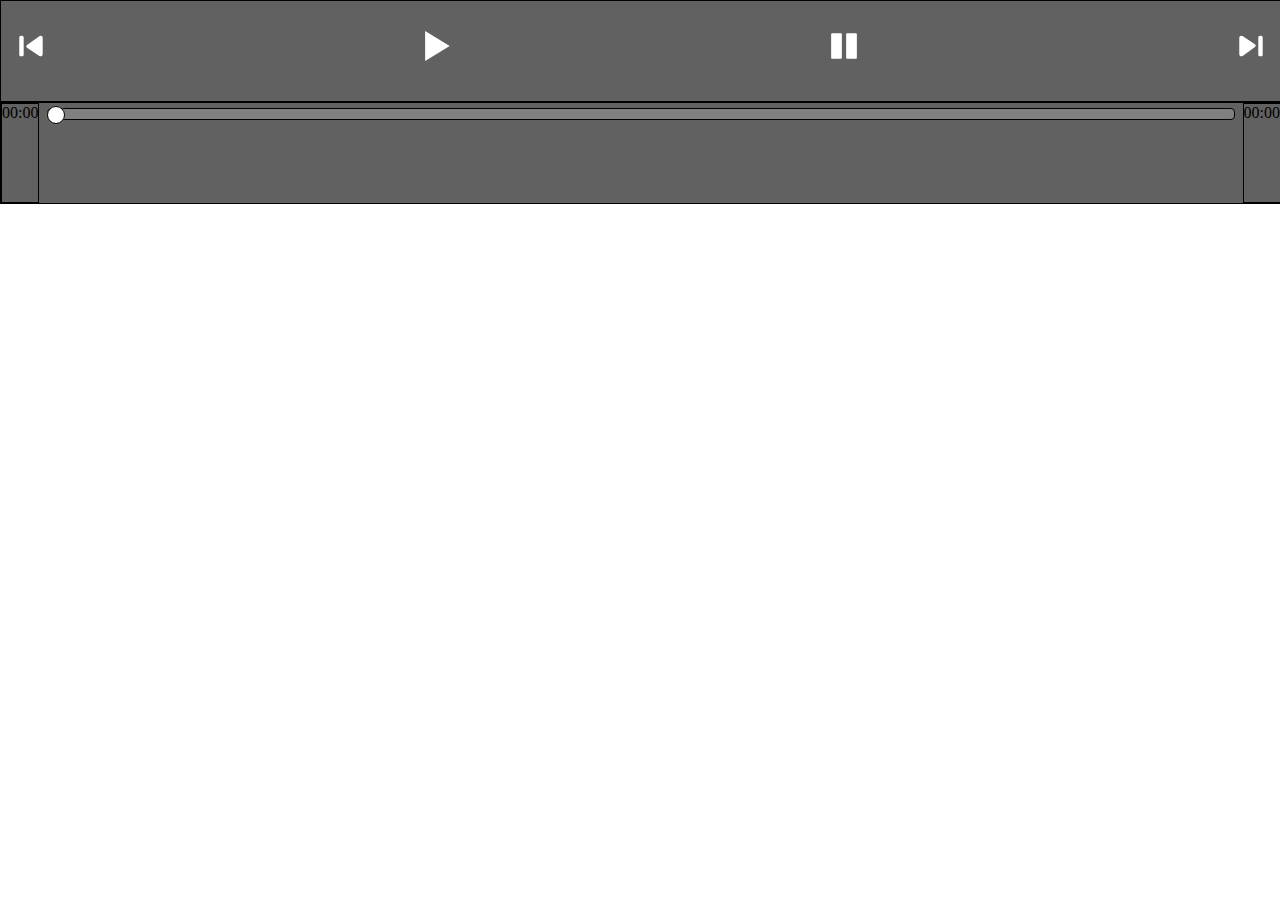
<file: case-project/page/delete-play.html>
<!DOCTYPE html>
<html lang="en">
<head>
    <meta charset="UTF-8">
    <title>Title</title>
    <link href="../css/common.css" rel="stylesheet">
    <link href="../css/play-container.css" rel="stylesheet">

</head>
<body>
  <!--<audio controls></audio>-->
  <!--<audio controls="controls" id="player" autoplay="autoplay"></audio>-->
  <div class="container-top border">
      <div id="pre" class="bgimg-center" style="background-image: url(../img/play/pre.svg)"></div>
      <div id="play" class="bgimg-center" style="background-image: url(../img/play/play.svg)"></div>
      <div id="pause" class="bgimg-center" style="background-image: url(../img/play/pause.svg)"></div>
      <div id="next" class="bgimg-center" style="background-image: url(../img/play/next.svg)"></div>

  </div>
  <div class="container-bottom border">
      <div id="current_time" class="border">00:00</div>
      <div id="time-line" class="border">
          <div id="point" class="border"></div>
      </div>
      <div id="duration" class="border">00:00</div>
  </div>
</body>
<script src="../js/frame/jquery.js"></script>
<script src="http://y.gtimg.cn/music/h5/player/player.js?max_age=2592000"></script>
<script>
    $(function(){
        let task;
        //初始化播放组件
        let player = new QMplayer({ target: "auto" });
        $("#play").click(function(){
            player.play("003v4UL61IYlTY");
            // console.log("+++")
        });
        $("#pause").click(function(){
            player.pause();
        })
        $("#next").click(function(){
            player.play("000qeAhg2Lj8sH");
            // console.log("+++")

        });
        player.on("play", function () {

            task = setInterval(function(){
                let currentTime = Math.floor(player.currentTime/60)+":"+Math.ceil(player.currentTime%60);
                let duration = Math.floor(player.duration/60)+":"+Math.floor(player.duration%60);
                $("#current_time").html(currentTime);
                $("#duration").html(duration);

                let time_line_width = $("#time-line").width();
                $("#point").css('left' ,  player.currentTime/player.duration * time_line_width - 4+"px" );

            } , 500);

            // console.log(player.data);
        });
        player.on("pause" , function() {
            clearInterval(task);
        });

    })
</script>
</html>
</file>
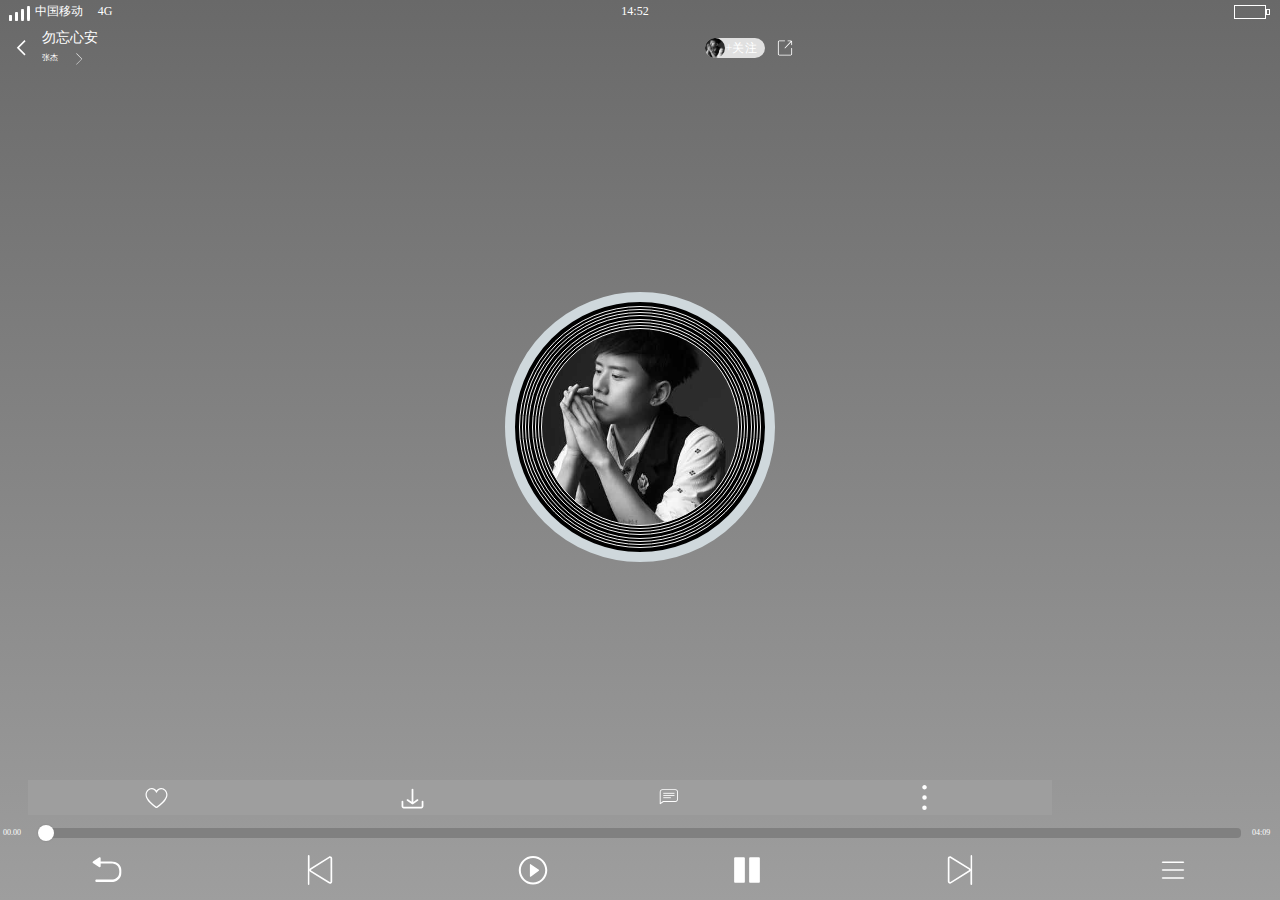
<file: case-project/page/music.html>
<!DOCTYPE html>
<html lang="en">
<head>
    <meta charset="UTF-8">
    <title>Title</title>
    <meta name="viewport" content="width=device-width, initial-scale=1.0, maximum-scale=1.0, user-scalable=0">
    <link href="../css/common.css" rel="stylesheet">
    <link href="../css/play-container.css" rel="stylesheet">
    <link href="../css/music-container.css" rel="stylesheet">
    <link href="../css/music-signal.css" rel="stylesheet">
    <link href="../css/top.css" rel="stylesheet">
    <link href="../css/center.css" rel="stylesheet">
    <link href="../css/music-five1.css" rel="stylesheet">
    <link href="../css/music-play.css" rel="stylesheet">
</head>
<body>
   <div class="music-container">
       <div id="play-panel">
           <div id="panel-top" class="">
               <div id="panel-font" class=""> 歌曲：勿忘心安</div>
               <div id="control" class="pict " style="background-image: url(../img/music/下箭头.svg)"></div>
           </div>
           <div id="panel-list">
               <div class="list1">
                   <div class="list1-pict pict" style="background-image: url(../img/music/加号.svg)"></div>
                   <div class="list1-font">收藏到歌单</div>
               </div>
               <div class="list1">
                   <div class="list1-pict pict" style="background-image: url(../img/music/相似.svg)"></div>
                   <div class="list1-font">相似推荐</div>
               </div>
               <div class="list1">
                   <div class="list1-pict pict" style="background-image: url(../img/music/歌手.svg)"></div>
                   <div class="list1-font">歌手：张杰(Jason Zhang)</div>
               </div>
               <div class="list1">
                   <div class="list1-pict pict" style="background-image: url(../img/music/专辑.svg)"></div>
                   <div class="list1-font">专辑：穿越三部曲</div>
               </div>
               <div class="list1">
                   <div class="list1-pict pict" style="background-image: url(../img/music/音效.svg)"></div>
                   <div class="list1-font">鲸云音效：未开启</div>
               </div>
               <div class="list1">
                   <div class="list1-pict pict" style="background-image: url(../img/music/视频.svg)"></div>
                   <div class="list1-font">查看视频</div>
               </div>
               <div class="list1">
                   <div class="list1-pict pict" style="background-image: url(../img/music/定时.svg)"></div>
                   <div class="list1-font">定时关闭</div>
               </div>
               <div class="list1">
                   <div class="list1-pict pict" style="background-image: url(../img/music/车.svg)"></div>
                   <div class="list1-font">打开驾驶模式</div>
               </div>

           </div>
       </div>
       <div id="signal">
           <div id="signal-left" class="">
               <div class="signal-area ">
                   <div class=""></div>
                   <div class=""></div>
                   <div class=""></div>
                   <div class=""></div>
               </div>
               <div class="operator xy-center">中国移动</div>
               <div class="xg xy-center">4G</div>
           </div>
           <div id="signal-center" class="xy-center">14:52</div>
           <div id="signal-right" class="">
               <div id="battery" class="">
                   <div id="battery-body" class="">
                   </div>
               </div>
               <div id="battery-header" class="">
               </div>
           </div>
       </div>
       <div id="top" class="">
           <div class="top-one ">
               <div class="top-left xy-center ">
                  <a href="index.html"> <div class="top-left-one "></div></a>
                   <div class="top-left-two ">
                       <div class="top-left-twoa " >勿忘心安</div>
                       <div class=" top-left-twob  ">
                           <div class="twob-font">张杰</div>
                          <div class="twob-pict "></div>
                       </div>
                   </div>
               </div>
           </div>
           <div class="top-one ">
               <div class="top-right ">
                  <div class="top-right1 ">
                   <div class="top-right1-pict"></div>
                 </div>
                 <div class="top-right2 xy-center ">+关</div>
                 <div class="top-right3  ">注</div>
                 <div class="top-right-pict "></div>
               </div>

           </div>
       </div>
       <div id="center" class=" xy-center ">
           <div class="CD border xy-center">
               <div class="CD1 border xy-center">
                   <div class="CD2 border xy-center">
                       <div class="CD3 xy-center">
                           <div class="CD4 xy-center">
                               <div class="CD5 xy-center">
                                   <div class="CD6 xy-center">
                                       <div class="CD7 xy-center">
                                           <div class="CD8 xy-center pict" style="background-image: url(../img/music/张杰.jpg)">
                                           </div>
                                       </div>

                                   </div>

                               </div>
                           </div>
                       </div>
                   </div>
               </div>
           </div>
       </div>
       <div id="five-1" class=" xy-center">
           <div class="a  xy-center">
               <div class="a-img" style="background-image: url(../img/music/喜欢.svg)"></div>
           </div>
           <div class="a  xy-center">
               <div class="a-img" style="background-image: url(../img/music/下载.svg)"></div>
           </div>
           <div class="a  xy-center">
               <div class="a-img" style="background-image: url(../img/music/评论.svg)"></div>
           </div>
           <div class="a  xy-center">
              <div id="a1-img">
             </div>
           </div>
       </div>
       <div id="play1" class="">
           <div id="play-top" class="">
               <div id="current_time" class="time">00.00</div>
               <div id="time-line" class="">
                   <div id="point" class=""></div>
               </div>
               <div id="duration" class="time">04:09</div>
           </div>
           <div id="play-bottom" class=" xy-center ">
               <div class=" pict1" style="background-image: url(../img/music/返回.svg)"></div>
               <div id="pre" class=" pict1"  style="background-image: url(../img/music/上一首.svg)"></div>
               <div id="play" class=" pict1"  style="background-image: url(../img/music/播放.svg)"></div>
               <div id="pause" class=" pict1" style="background-image: url(../img/play/pause.svg)"></div>
               <div id="next" class=" pict1"  style="background-image: url(../img/music/下一首.svg)"></div>
               <div class=" pict1"  style="background-image: url(../img/music/三条线.svg)"></div>
           </div>
       </div>
   </div>
</body>
</html>
<script src="../js/frame/jquery.js"></script>
<script src="http://y.gtimg.cn/music/h5/player/player.js?max_age=2592000"></script>
<script>

    $(function(){

        $("#a1-img").click(() => {
            $("#play-panel").css('top' , '40%');
    });
        $("#control").click(() => {
            $("#play-panel").css('top' , '100%');
    });
        let task;
        //初始化播放组件
        let player = new QMplayer({ target: "auto" });
        $("#play").click(function(){
            player.play("004EBcSN1rmJfI");
            // console.log("+++")
        });
        $("#pause").click(function(){
            player.pause();
        });

        $("#next").click(function(){
            player.play("000qeAhg2Lj8sH");
            // console.log("+++")

        });
        player.on("play", function () {

            task = setInterval(function(){
                let currentTime = Math.floor(player.currentTime/60)+":"+Math.ceil(player.currentTime%60);
                let duration = Math.floor(player.duration/60)+":"+Math.floor(player.duration%60);
                $("#current_time").html(currentTime);
                $("#duration").html(duration);

                let time_line_width = $("#time-line").width();
                $("#point").css('left' ,  player.currentTime/player.duration * time_line_width - 1+"px" );
            } , 500);

            // console.log(player.data);
        });
        player.on("pause" , function() {
            clearInterval(task);
        });
    })

</script>
</file>
<file: case-project/css/common.css>
*{
    margin: 0;
    padding: 0;
}
.xy-center{
    display: flex;
    justify-content: center;
    align-items: center;
}
.border{
    border: 1px black solid;
}
.pict{
    background-size: cover;
    background-position: center;
    background-repeat: no-repeat;
}
.tuijian{
    width: 100%;
    height: 260px;
    display: flex;
    flex-flow: column;
}
.tuijian-one{
    width: 96%;
    height: 130px;
    display: flex;
    flex-flow: row;
    justify-content: space-between;
    margin-left: 6px;
    margin-right:6px;
}
.tuijian-a{
    flex: 1px;
    height: 130px;
    display: flex;
    flex-flow: column;
}
.tuijian-pict{
    margin:0 3px 3px 3px;
    width: 100px;
    height: 80%;
    border-radius: 3%;
    background-position: center;
    background-size: cover;
    background-repeat: no-repeat;
    position: relative;
}
.erji{
    position: absolute;
    height: 15px;
    width: 50px;
    right: 4px;
    display: flex;
    flex-flow: row;
}

.erji-inner{
    height: 15px;
    width: 15px;
    background-image: url("../img/mymusic/耳机.svg");
}
.erji-font{
    font-size: 10px;
    color: white;
}
.tuijian-font{
    width: 100px;
    height: 30px;
    font-size: 10px;
    color: black;
    line-height: 15px;
    margin: 0 3px 3px 3px;
}
</file>
<file: case-project/css/play-container.css>
.container-top{
    height: 100px;
    width:100%;
    display: flex;
   justify-content: space-between;
    flex-flow: row;
    background: #616161;
}
.container-bottom{
    height: 100px;
    width:100%;
    background: #616161;
    display: flex;
    justify-content: space-between;
    flex-flow: row;
}
.container-top div {
    width: 60px;
    height: 90px;
    /*background-color: #ffcdd2;*/
}
.bgimg-center{
    background-repeat: no-repeat;
    background-size: 50%;
    background-position: center;
}
#time-line {
    position: relative;
    background-color: gray;
    flex: 1;
    height: 10px;
    border-radius: 4px;
    margin: 5px 8px auto 8px;
}
/*#current_time {*/
    /*width: 50px;*/
    /*margin:20px 16px auto 6px;*/
    /*font-size:20px;*/
/*}*/
/*#duration {*/
    /*width: 50px;*/
    /*margin:20px 6px auto 16px;*/
    /*font-size: 20px;*/
/*}*/

#point {
    position: absolute;
    height: 16px;
    width: 16px;
    border-radius: 50%;
    box-shadow: 0 0 2px grey;
    background-color: white;
    top: -3px;
    left:-1px;

}
</file>
<file: case-project/css/music-container.css>
.music-container{
    width: 100%;
    height: 100%;
    background-image: linear-gradient(to  bottom , dimgrey , #9E9E9E);
    position: fixed;
    display: flex;
    flex-flow:column ;
    justify-content: space-between;
    transition: all .5s;
}
</file>
<file: case-project/css/music-signal.css>
#signal{
    width: 100%;
    height: 23px;
    display: flex;
    flex-flow: row;
    align-items: center;
    justify-content: space-between;
    font-family: 微软雅黑;
    font-size: 12px;
    color: white;
}
#signal-left{
    height: 20px;
    flex: 1px;
    display: flex;
    flex-flow: row;
    justify-content: flex-start;
    align-items: center;
}
#signal-center{
    height: 20px;
    width: 80px;
}
#signal-right{
    height: 20px;
    flex: 1px;
    display: flex;
    justify-content: flex-end;
    align-items: center;
    margin-right: 10px;
}
.signal-area{
    width: 35px;
    height: 18px;
    margin-top: 0px;
    display: flex;
    flex-flow: row;
    justify-content:center;
    align-items: flex-end;
}
.operator{
    width: 60px;
    height: 20px;
    justify-content: flex-start;
}
.xg{
    width: 20px;
    height: 20px;
}
.signal-area div{
    width: 3px;
    background-color: white;
    border-radius:18%;
    margin-left: 3px;

}
.signal-area div:nth-child(1){
    height: 6px;
}
.signal-area div:nth-child(2){
    height: 9px;
}
.signal-area div:nth-child(3){
    height: 12px;
}
.signal-area div:nth-child(4){
    height: 15px;
}
#battery{
    width: 30px;
    height: 12px;
    border: 1px white solid;
    justify-content: center;
    align-items: center;
}
#battery-body{
    width: 28px;
    height: 12px;
    animation: charge1 5s linear infinite;

}
@keyframes charge1 {
    0%{
        background-color: red;
        width: 1px;
    }
    20%{
        background-color: yellow;
        width: 8px;
    }
    80%{
        background-color:green;
        width: 20px;
    }
    100%{
        background-color: green;
        width: 27px;
    }
}
#battery-header{
    width: 2px;
    height:4px;
    border: 1px white solid;
}
</file>
<file: case-project/css/top.css>
#top{
    width: 100%;
    height: 50px;
    display: flex;
    flex-flow: row;
    justify-content: space-between;
    border-bottom: #757575;

}
.top-one{
    flex: 1px;
    height: 50px;
}
.top-left{
    margin: 5px auto 5px 12px;
    height:40px;
    width:100px;
    display: flex;
    flex-flow: row;
    color: white;
}
.top-left-one{
    line-height: 40px;
    height:20px;
    width: 20px;
    font-size: 18px;
    background-image: url("../img/music/左箭头.svg");
    background-size: cover;
    background-position: center;
    background-repeat: no-repeat;
}
.top-left-two{
    height: 40px;
    width: 70px;
    margin-left: 10px;
}
.top-left-twoa{
    height: 20px;
    font-size: 14px;
    line-height: 20px;
    width: 70px;
}
.top-left-twob{
    height: 20px;
    width: 70px;
    font-size: 8px;
    line-height: 20px;
    display: flex;
    flex-flow: row;
}
.twob-font{
    width: 30px;
    height: 20px;
}
.twob-pict{
    width: 12px;
    height: 12px;
    background-image: url("../img/music/右箭头.svg");
    background-position: center;
    background-size: contain;
    margin-top:5px;
}
.top-right{
    display: flex;
    flex-flow: row;
    width: 90px;
    margin-left: 65px;
    margin-top: 15px;
}
.top-right1{
    height: 20px;
    width: 20px;
    border-radius: 50% 0 0 50%;
    background-color: #E0E0E0;
}
.top-right1-pict{
    height: 20px;
    width: 20px;
    border-radius:50%;
    background-image: url(../img/music/张杰.jpg);
    background-size: cover;
    background-position: center;
    background-repeat: no-repeat;
}
.top-right2{
    height: 20px;
    width: 20px;
    font-size: 12px;
    color: white;
    background-color: #E0E0E0;
}
.top-right3{
    height: 20px;
    width: 20px;
    border-radius: 0 50% 50% 0 ;
    font-size: 12px;
    color: white;
    line-height: 20px;
    background-color: #E0E0E0;
}
.top-right-pict{
    width: 20px;
    height: 20px;
    border-radius: 50%;
    background-image: url("../img/music/分享.svg");
    background-position: center;
    background-size: cover;
    background-repeat: no-repeat;
    margin-left: 10px;
}
</file>
<file: case-project/css/center.css>
#center{
    width: 100%;
    flex: 1px;
    /*background-color: #9E9E9E;*/
    /*background-image: url("../img/music/张杰.jpg");*/
    /*filter: blur(5px);*/
}
.CD{
    width: 250px;
    height: 250px;
    border-radius: 50%;
    border: 10px solid #CFD8DC;
    background-color: black;
}
.CD1{
    width: 240px;
    height: 240px;
    border-radius: 50%;
    border: 1px solid #F5F5F5;

}
.CD2{
    width: 234px;
    height: 234px;
    border-radius: 50%;
    border: 1px solid  #F5F5F5;
}
.CD3{
    width: 228px;
    height: 228px;
    border-radius: 50%;
    border: 1px solid  #F5F5F5;
}
.CD4{
    width: 222px;
    height: 222px;
    border-radius: 50%;
    border: 1px solid  #F5F5F5;
}
.CD5{
    width: 214px;
    height: 214px;
    border-radius: 50%;
    border: 1px solid  #F5F5F5;
}
.CD6{
    width: 208px;
    height: 208px;
    border-radius: 50%;
    border: 1px solid  #F5F5F5;
}
.CD7{
    width: 202px;
    height: 202px;
    border-radius: 50%;
    border: 1px solid  #F5F5F5;
}
.CD8{
    width: 196px;
    height: 196px;
    border-radius: 50%;
    border: 1px solid  #F5F5F5;
    animation: linear infinite charge 10s;
}
@keyframes charge {
    50%{
        transform: rotate(180deg);
    }
    100%{
        transform:rotate(360deg);
    }
}
</file>
<file: case-project/css/music-five1.css>
#five-1 {
    margin-left: 28px;
    width: 80%;
    height: 35px;
    display: flex;
    flex-flow: row;
    justify-content: space-between;
    background-color: #9E9E9E;
}
.a{
    height: 28px;
    flex: 1px;
}
.a-img{
    height: 25px;
    width: 25px;
    background-position: center;
    background-size: cover;
    background-repeat: no-repeat;
}
#a1-img{
    height: 25px;
    width: 25px;
    background-image: url("../img/music/三个点.svg");
    background-position: center;
    background-size: cover;
    background-repeat: no-repeat;
}
#play{
    height:97px;
    width: 100%;
}
#play-panel {
    z-index: 9999;
    height: 60%;
    width: 100%;
    position: absolute;
    top : 100%;
    background-color: white;
    transition: all .3s linear;
    display: flex;
    flex-flow: column;
    justify-content: space-between;
}
#panel-top{
    width: 100%;
    height: 30px;
    display: flex;
    flex-flow: row;
    border-bottom: 1px solid #E0E0E0;
}
#panel-font{
    width: 120px;
    height: 30px;
    font-size: 12px;
    line-height: 30px;
    margin-left: 6px;
}
#control{
    margin: 5px 5px auto auto;
    height: 20px;
    width: 20px;
    border-radius: 50%;
}
::-webkit-scrollbar{
    display: none;
}
#panel-list{
    flex: 1px;
    overflow: scroll;
}
.list1{
    width: 100%;
    height: 40px;
    display: flex;
    flex-flow: row;
}
.list1-pict{
    margin-top: 8px;
    height: 25px;
    width: 25px;
    margin-left: 4px;
    /*border-radius: 50%;*/
}
.list1-font{
    height: 40px;
    width: 350px;
    border-bottom: 1px solid #E0E0E0;
    line-height: 40px;
    padding-left: 6px;
}
</file>
<file: case-project/css/music-play.css>
.pict1{
    background-repeat: no-repeat;
    background-position: center;
    background-size: contain;
}
#play-top{
    margin-top:8px;
    height: 20px;
    width: 100%;
    display: flex;
    flex-flow: row;
    justify-content: space-between;
}
.play-center{
    flex: 1px;
    height: 20px;
    display: flex;
    flex-flow: row;
}
.cir{
    margin-top: 6px;
    height: 10px;
    width: 10px;
    background-color: white;
    border-radius: 50%;
}
.line{
    width: 100%;
    height: 10px;
    margin-top: 0;
    border-bottom: 1px solid white;
}
.time{
    height: 20px;
    width: 25px;
    margin: auto 3px auto 3px;
    color: white;
    font-size: 8px;
    line-height: 20px;
}
#play-bottom{
    margin-top: 7px;
    margin-bottom: 10px;
    height: 40px;
    width: 100%;
    display: flex;
    flex-flow: row;
    justify-content: space-between;
}
#play-bottom div{
    flex: 1px;
    height: 30px;
}
</file>
